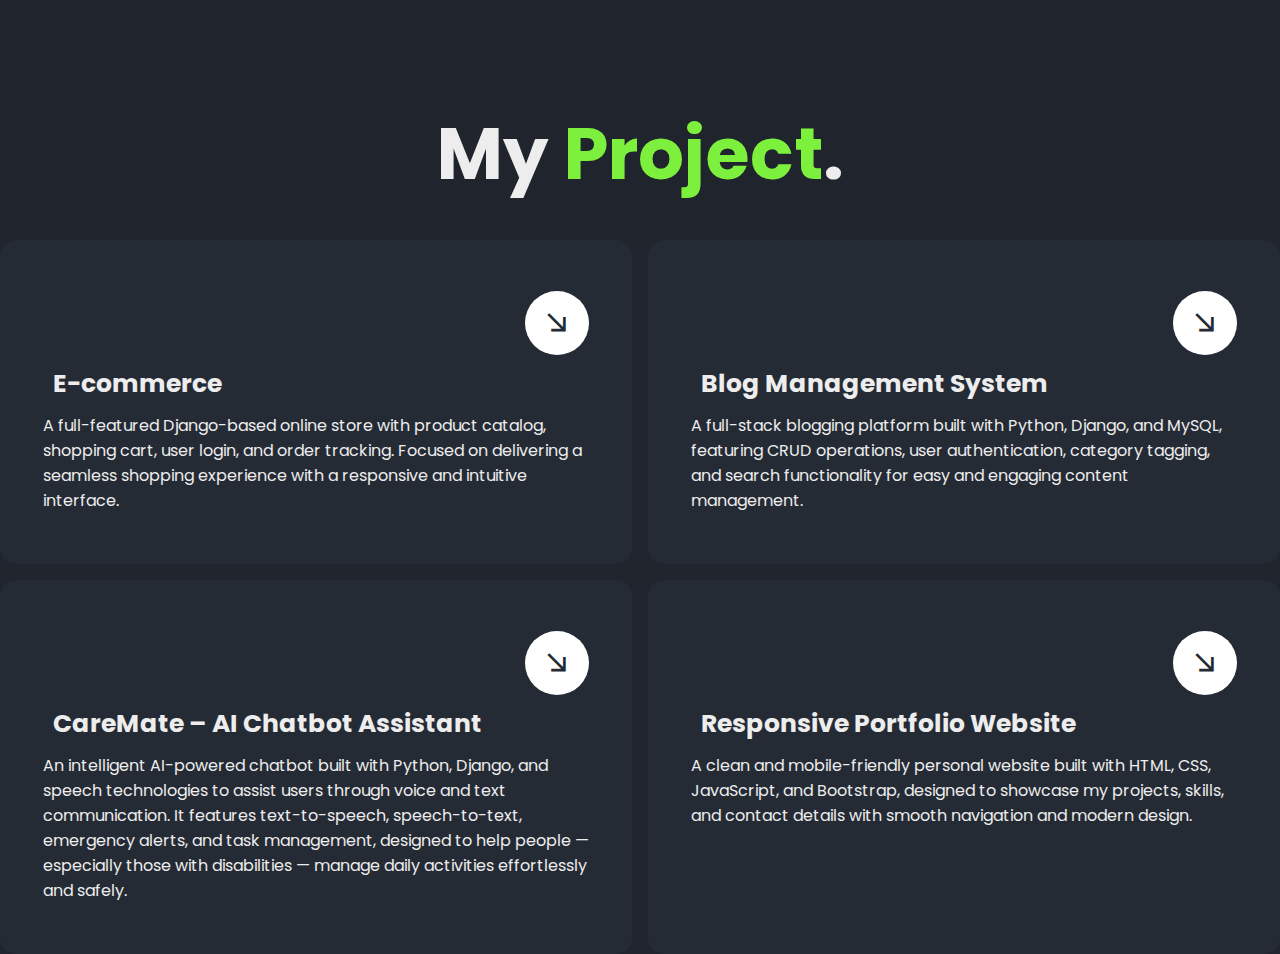
<file: project.html>
<!DOCTYPE html>
<html lang="en">

<head>
    <meta charset="UTF-8">
    <meta http-equiv="X-UA-Compatible" content="IE=edge">
    <meta name="viewport" content="width=device-width, initial-scale=1.0">
    <title>projects</title>
    <link rel="shortcut icon" href="tit.png" type="image/x-icon">
    <link rel="stylesheet" href="style.css">
    <link href='https://unpkg.com/boxicons@2.1.4/css/boxicons.min.css' rel='stylesheet'>
    
    <link href='https://cdn.boxicons.com/3.0.3/fonts/basic/boxicons.min.css' rel='stylesheet'>
    <link href='https://cdn.boxicons.com/3.0.3/fonts/brands/boxicons-brands.min.css' rel='stylesheet'>
</head>

<body class="body-services">
    <nav class="navbar">
  <a href="index.html" class="logo">Portfolio<span>.</span></a>
  <div class="menu-toggle">
    <i class='bx bx-menu'></i>
  </div>
  <ul>
      <li><a href="index.html">Home</a></li>
      <li><a href="about.html">About</a></li>
      <li><a href="project.html">Project</a></li>
      <li><a href="contact.html">Contact</a></li>
  </ul>
</nav>
    <section class="service">
        <h3 class="heading">My <span>Project</span>.</h3>
        <div class="services-container">
            <div class="services-box">
                <div class="icon">
                    <i class='bxrds  bx-groceries'    style="--bx-duotone-primary-color:#ffffff;"></i>   
                    <a href="#"><i class='bx bx-arrow-back' ></i></a>
                </div>
                <h3>E-commerce</h3>
                <p>A full-featured Django-based online store with product catalog, shopping cart, user login, and order tracking. Focused on delivering a seamless shopping experience with a responsive and intuitive interface.</p>
            </div>

            <div class="services-box">
                <div class="icon">
                    <i class='bxrds  bx-article'    style="--bx-duotone-primary-color:#ffffff;"></i> 
                    <a href="#"><i class='bx bx-arrow-back' ></i></a>
                </div>
                <h3>Blog Management System</h3>
                <p>A full-stack blogging platform built with Python, Django, and MySQL, featuring CRUD operations, user authentication, category tagging, and search functionality for easy and engaging content management.</p>
            </div>
            <div class="services-box">
                <div class="icon">
                    <i class='bxrds  bx-robot'    style="--bx-duotone-primary-color:#ffffff;"></i> 
                    <a href="#"><i class='bx bx-arrow-back' ></i></a>
                </div>
                <h3>CareMate – AI Chatbot Assistant</h3>
                <p>An intelligent AI-powered chatbot built with Python, Django, and speech technologies to assist users through voice and text communication. It features text-to-speech, speech-to-text, emergency alerts, and task management, designed to help people — especially those with disabilities — manage daily activities effortlessly and safely.</p>
            </div>

            <div class="services-box">
                <div class="icon">
                    <i class='bxds  bx-user-id-card'    style="--bx-duotone-primary-color:#ffffff;"></i> 
                    <a href="#"><i class='bx bx-arrow-back' ></i></a>
                </div>
                <h3>Responsive Portfolio Website</h3>
                <p>A clean and mobile-friendly personal website built with HTML, CSS, JavaScript, and Bootstrap, designed to showcase my projects, skills, and contact details with smooth navigation and modern design.</p>
            </div>

            <!-- 
            <div class="services-box">
                <div class="icon">
                    <i class='bx bx-slideshow' ></i>
                    <a href="#"><i class='bx bx-arrow-back' ></i></a>
                </div>
                <h3>SEO</h3>
                <p>Lorem, ipsum dolor sit amet consectetur adipisicing elit. Omnis, numquam?</p>            </div>

            <div class="services-box">
                <div class="icon">
                    <i class='bx bx-camera' ></i>
                    <a href="#"><i class='bx bx-arrow-back' ></i></a>
                    <h3>Photography</h3>
                    <p>Lorem, ipsum dolor sit amet consectetur adipisicing elit. Omnis, numquam?</p>            </div>
                </div> -->
        </div>
        
    </section>
    <script>
  const menuToggle = document.querySelector('.menu-toggle');
  const navLinks = document.querySelector('.navbar ul');

  menuToggle.addEventListener('click', () => {
    navLinks.classList.toggle('show');
  });

  // Optional: Close the menu after clicking a link
  document.querySelectorAll('.navbar ul li a').forEach(link => {
    link.addEventListener('click', () => {
      navLinks.classList.remove('show');
    });
  });
</script>
</body>
</file>
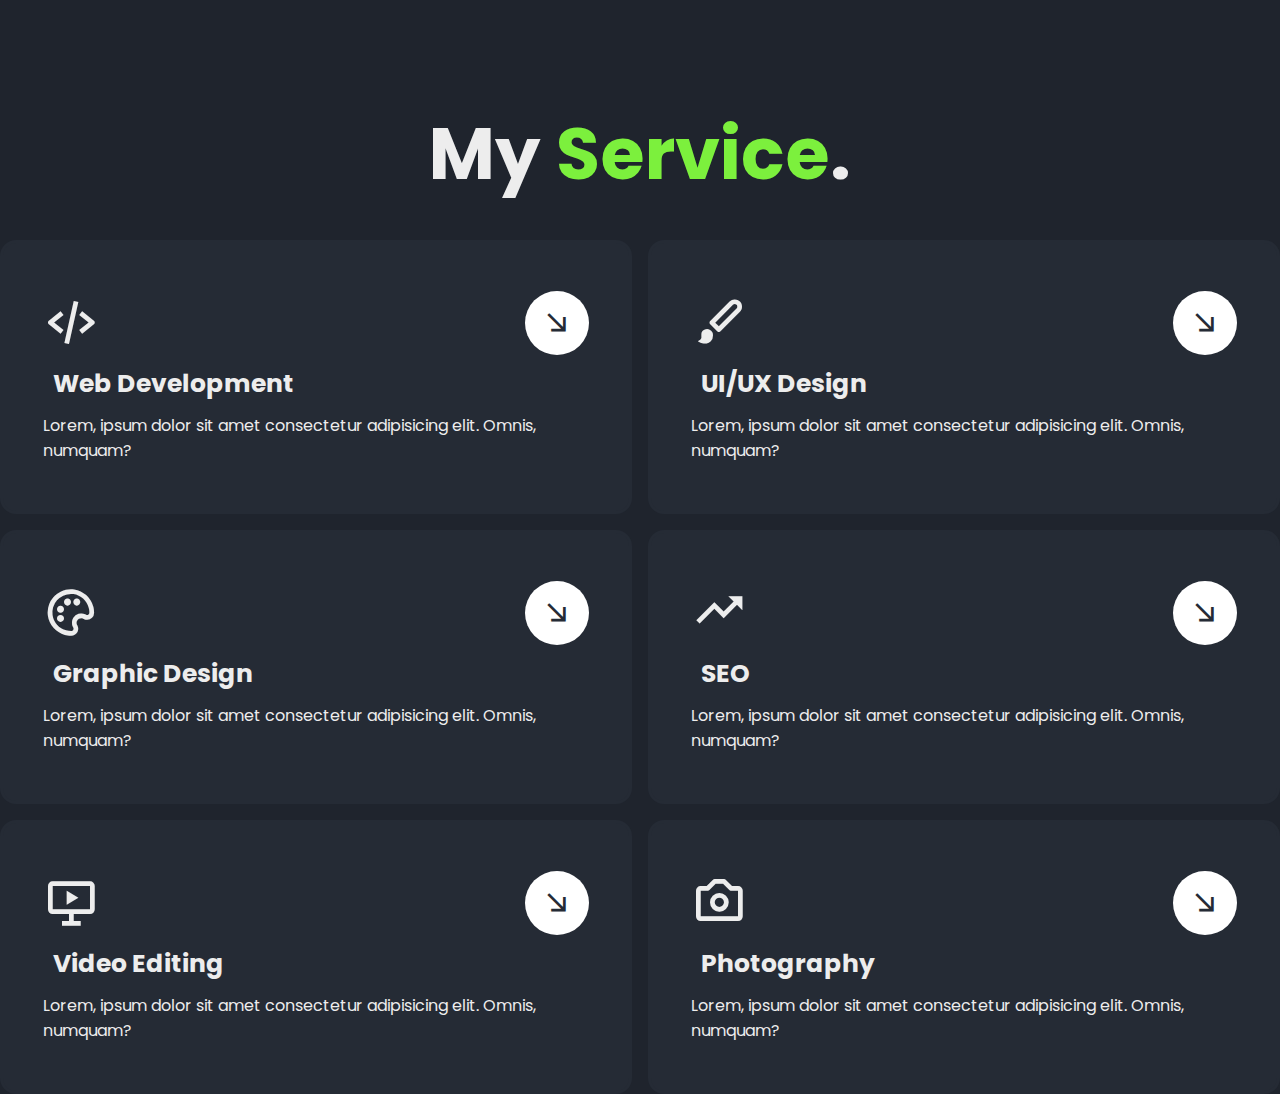
<file: services.html>
<!DOCTYPE html>
<html lang="en">

<head>
    <meta charset="UTF-8">
    <meta http-equiv="X-UA-Compatible" content="IE=edge">
    <meta name="viewport" content="width=device-width, initial-scale=1.0">
    <title>Personal Portfolio</title>
    <link rel="stylesheet" href="style.css">
    <link href='https://unpkg.com/boxicons@2.1.4/css/boxicons.min.css' rel='stylesheet'>
</head>

<body class="body-services">
    <nav class="navbar">
        <a href="#" class="logo">Portfolio.</a>
        <ul>
            <li><a href="index.html">Home</a></li>
            <li><a href="about.html">About</a></li>
            <li><a href="portfolio.html">Portfolio</a></li>
            <li><a href="services.html">Service</a></li>
            <li><a href="contact.html">Contact</a></li>
        </ul>
    </nav>
    <section class="service">
        <h2 class="heading">My <span>Service</span>.</h2>
        <div class="services-container">
            <div class="services-box">
                <div class="icon">
                    <i class='bx bx-code-alt'></i>
                    <a href="#"><i class='bx bx-arrow-back' ></i></a>
                </div>
                <h3>Web Development</h3>
                <p>Lorem, ipsum dolor sit amet consectetur adipisicing elit. Omnis, numquam?</p>
            </div>

            <div class="services-box">
                <div class="icon">
                    <i class='bx bxs-paint' ></i>
                    <a href="#"><i class='bx bx-arrow-back' ></i></a>
                </div>
                <h3>UI/UX Design</h3>
                <p>Lorem, ipsum dolor sit amet consectetur adipisicing elit. Omnis, numquam?</p>
            </div>
            <div class="services-box">
                <div class="icon">
                    <i class='bx bx-palette' ></i>
                    <a href="#"><i class='bx bx-arrow-back' ></i></a>
                </div>
                <h3>Graphic Design</h3>
                <p>Lorem, ipsum dolor sit amet consectetur adipisicing elit. Omnis, numquam?</p>
            </div>

            <div class="services-box">
                <div class="icon">
                    <i class='bx bx-trending-up' ></i>
                    <a href="#"><i class='bx bx-arrow-back' ></i></a>
                </div>
                <h3>SEO</h3>
                <p>Lorem, ipsum dolor sit amet consectetur adipisicing elit. Omnis, numquam?</p>
            </div>

            <div class="services-box">
                <div class="icon">
                    <i class='bx bx-slideshow' ></i>
                    <a href="#"><i class='bx bx-arrow-back' ></i></a>
                </div>
                <h3>Video Editing</h3>
                <p>Lorem, ipsum dolor sit amet consectetur adipisicing elit. Omnis, numquam?</p>            </div>

            <div class="services-box">
                <div class="icon">
                    <i class='bx bx-camera' ></i>
                    <a href="#"><i class='bx bx-arrow-back' ></i></a>
                </div>
                <h3>Photography</h3>
                <p>Lorem, ipsum dolor sit amet consectetur adipisicing elit. Omnis, numquam?</p>            </div>
        </div>
        
    </section>
</body>
</file>
<file: style.css>
@import url('https://fonts.googleapis.com/css2?family=Poppins:wght@300;400;500;600;700;800;900&display=swap');


* {
    margin: 0;
    padding: 0;
    box-sizing: border-box;
    font-family: 'Poppins', sans-serif;
  html {
  scroll-behavior: smooth;
}

}



a{
    color: #fff;
    text-decoration: none;
}

.nav-links {
  display: none;
  flex-direction: column;
  gap: 20px;
  position: absolute;
  top: 70px;
  right: 20px;
  background: #1e1e1e;
  padding: 20px;
  border-radius: 10px;
}
.nav-links.active {
  display: flex;
}

.navbar {
    position: fixed;
    background-color: #1f242d;
    left: 0;
    top: 0;
    width: 100%;
    padding: 25px 9%;
    display: flex;
    justify-content:space-between ;
    align-items: center;
    z-index: 100;
    visibility: hidden;
    opacity: 0;
    animation: show-content 1.5s linear forwards;
    animation-delay: 1,2s;
}

@keyframes show-content{
    100%{
        visibility: visible;
        opacity: 1;
    }
}
.navbar .logo{
    font-size: 30px;
    font-weight: 700;
}

.navbar .logo span{
    color: #7cf03d;
    
}

.navbar ul{
    display: flex;
}

.navbar ul li {
    list-style: none;
    margin-left: 35px;

}

.navbar ul li a {
    font-size: 20px;
    font-weight: 500;
    transform: .5s;

}

.navbar ul li:hover a,
.navbar ul li.active a {
    color: #7cf03d;

}

.home{
    display: flex;
    align-items: center;
    gap: 50px;
    height: 100vh;
    padding: 60px 9% 0;
    color: #fff;
    background-color: #1f242d;
    visibility: hidden;
    opacity: 0;
    animation: show-content 1.5s linear forwards;
    animation-delay: 1,6s;
}

.home-info h1{
    font-size: 55px;

}

.home-info h2{
    display: inline-block;
    font-size: 32px;
    margin: top -10px; ;
}

.home-info h2 span{
    position: relative;
    display: inline-block;
    color: transparent;
    -webkit-text-stroke: .7px #7cf03d;
    animation: display-text 16s linear infinite ;
    animation-delay: calc(-4s * var(--i));


}

@keyframes display-text{
    25%,100%{
        display: none;
    }
}

.home-info h2 span::before{
    content: attr(data-text);
    position: absolute;
    width: 0%;
    border-right: 2px solid #7cf03d;
    color: #7cf03d;
    white-space: nowrap;
    overflow: hidden;
    animation: fill-text 4s linear infinite;
}

@keyframes fill-text{
    10%,
    100% {
        width: 0;
    }

    70%,
    90%{
        width: 100%;
    }
}

home-info p{
    font-size: 16px;
    margin:10px 0 25px ;
}

.home-info .btn-sci{
    display: flex;
    align-items: center;
 }

.btn{
    display: inline-block;
    padding: 10px 30px;
    background: #7cf03d;
    border: 2px solid #7cf03d;
    border-radius: 40px ;
    box-shadow:0 0 10px #7cf03d;
    font-size: 16px;
    color: #1f242d;
    font-weight: 600;
    transition: .5s;
}

.btn:hover{
    background: transparent;
    color: #7cf03d;
    box-shadow: none;

 }

 .home-info .btn-sci .sci{
    margin: 20px;
    
 }

.home-info .btn-sci .sci a{
    display: inline-flex;
    padding: 8px;
    border: 2px solid #7cf03d;
    border-radius: 50%;
    font-size: 16px;
    color: #7cf03d;
    margin: 0 8px;
    transition: .5s;
}

.home-info .btn-sci .sci a:hover{
    background: #7cf03d;
    color: #1f242d;
    box-shadow:0 0 10px #7cf03d;
}

.home-img .img-box{
    position: relative;
    width: 32vw;
    height: 32vw;
    border-radius: 50%;
    padding: 5px;
    display: flex;
    justify-content: center;
    align-items: center;
    overflow: hidden;
  
    
}

.home-img .img-box::before,
.home-img .img-box::after{
    content: '';
    position: absolute;
    width: 500px;
    height: 500px;
    background: conic-gradient(transparent,transparent,transparent,#7cf03d);
    transform: rotate(0deg);
    animation: rotate-border  10s linear infinite;
}

.home-img .img-box::after{
    animation-delay: -5s;
}

@keyframes rotate-border{
    100%{
        transform: rotate(360deg);
    }
}

.home-img .img-box .img-item{
    position: relative;
    width: 100%;
    height: 100%;
    background: #1f242d;
    border-radius: 50%;  
    border: .1px solid #1f242d;
    display: flex;
    justify-content:center ;
    z-index: 1; 
    overflow: hidden;

}

.home-img .img-box .img-item img{
    top: 20px;
    left: -15px;
    position: absolute;
    display: block;
    width: 140%;
    object-fit: cover;
    mix-blend-mode: lighten;
}

.bars-animation{
    position: absolute;
    width:100%;
    height: 100%;
    display: flex;
    z-index: -1;
}

.bars-animation .bar{
    width: 100%;
    height: 100%;
    background:#1f242d;
    transform: translateY(-100%);
    animation: show-bar.5s  ease-in-out forwards;
    animation-delay: calc(.1s * var(--i));
}

@keyframes show-bar {
    100%{
        transform: translateY(0%);
    }
}

* {
    margin: 0;
    padding: 0;
    box-sizing: border-box;
    font-family: 'Poppins', sans-serif;
}
a{
    color: #fff;
    text-decoration: none;
}

.navbar {
    position: fixed;
    left: 0;
    top: 0;
    width: 100%;
    padding: 25px 9%;
    display: flex;
    justify-content:space-between ;
    align-items: center;
}
.navbar .logo{
    font-size: 30px;
    font-weight: 700;
}

.navbar ul{
    display: flex;
}

.navbar ul li {
    list-style: none;
    margin-left: 35px;

}

.navbar ul li a {
    font-size: 20px;
    font-weight: 500;
    transform: .5s;

}

.navbar ul li:hover a,
.navbar ul li.active a {
    color: #7cf03d;

}

.body-about{
    background: #1f242d;
    color: #ededed;
}

.timeline {
    display: flex;
    justify-content: center;
    align-items: center;
    min-height: 100vh;
    padding: 0 9%;
    margin-top: 100px;
}

.timeline .timeline-row {
    display: flex;
    column-gap: 64px;
    flex-wrap: wrap;
}

.timeline-row .timeline-column {
    flex: 1 1 320px;
}

.timeline-column .title {
    position: relative;
    display: inline-block;
    font-size: 28px;
    margin: 32px 0 20px 30px;
    
}

.timeline-column .timeline-box {
    position: relative;
    border-left: 2px solid #7cf03d;
}

.timeline-box .timeline-content {
    position: relative;
    padding-left: 27px;
}

.timeline-box .timeline-content::before {
    content: '';
    position: absolute;
    top: 0;
    left: -10.5px;
    width: 20px;
    height: 20px;
    background: #7cf03d;
    border-radius: 50%;
}

.timeline-content .content {
    padding: 24px;
    border: 2px solid #7cf03d;
    border-radius: 8px;
    margin-bottom: 32px;
}

.timeline-content .content .year {
    font-size: 16px;
    color: #7cf03d;
}

.timeline-content .content .year i {
    margin-right: 8px;
}

.timeline-content .content h3 {
    font-size: 19px;
    margin: 8px 0;
}

.timeline-content .content p {
    font-size: 16px;
}

.animate {
    position: absolute;
    top: 0;
    right: 0;
    width: 105%;
    height: 100%;
    background: #1f242d;
    animation: show-right 1s ease forwards;
    animation-delay: calc(.5s * var(--i));
}

@keyframes show-right {
    100% {
        width: 0;
    }
 }

 .body-services{

    background: #1f242d;
    color: #ededed;
 }
 .service{
    padding-top: 100px; 
    
    } 
.heading{
    font-size: 4.5rem;
    text-align: center;
    margin-bottom: 2rem;
    
}
.heading span{
    color: #7cf03d;
}

.services-container{
    display: grid;
    grid-template-columns:repeat(auto-fit,minmax(30rem, 1fr));
    gap: 1rem;
    
}

.services-container .services-box{
    padding: 3rem 2.5rem;
    background: #252b35;
    border: .2rem solid #252b35;
    border-radius: 1rem;
    transition: 1s;
    
    
}
.services-container .services-box:hover{
    border-color: #7cf03d;
    transform: scale(1.02);
}

.services-box .icon{
    display: flex;
    justify-content: space-between;
    align-items: center;
}


.services-box .icon i{
    font-size: 3.5rem;
    transition: 1s;
    
}

.services-box:hover .icon :not(a i){
    color:#7cf03d;
    
}

.services-box .icon a{
    display: inline-flex;
    background: #fff;
    border-radius: 50%;
    padding: 1rem;
    transition: 1s;
}

.services-box:hover .icon a{
    background: #7cf03d;
} 

.services-box .icon a i {
    font-size: 2rem;
    color: #252b35;
    transform: rotate(225deg);
}

.services-box .icon a:hover i{
    transform: rotate(180deg);
}

.services-box h3{
    font-size: 25px;
    margin: 10px;
    transition: 1s;
}

.services-box:hover h3{
    color: #7cf03d;
}
.services-box p{
    font-size: 1rem;
}

/* CONTACT */

   main.container {
      padding-top: 8rem;
      padding-bottom: 4rem;
    }
    .hero {
      text-align: center;
      margin-bottom: 3rem;
      animation: show-content 1.5s ease-in-out forwards;
    }
    .hero h1 {
      font-size: 3rem;
      color: #7cf03d;
      font-weight: 700;
    }
    .hero p {
      font-size: 1.2rem;
      color: #ededed;
      margin-top: 0.5rem;
    }
    .contact-info section {
      background: #252b35;
      border: 2px solid #252b35;
      border-radius: 12px;
      padding: 2rem;
      transition: 0.5s;
      
    }
    .contact-info section:hover {
      border-color: #7cf03d;
      transform: scale(1.02);
      
    }

    
    figure img {
      border-radius:10px;
      
      
      
    }
    form.grid input,
    form.grid textarea {
      background-color: #1f242d;
      color: #ededed;
      border: 1px solid #7cf03d;
    }
    form.grid button {
      background-color: #7cf03d;
      color: #1f242d;
      font-weight: 600;
      border-radius: 40px;
    }
    form.grid button:hover {
      background-color: transparent;
      color: #7cf03d;
      border: 2px solid #7cf03d;
    }


    /* ==============================
   RESPONSIVE DESIGN
   ============================== */

/* ----------- Small screens (phones) ----------- */
@media (max-width: 768px) {
  /* Navbar */
  .navbar {
    padding: 15px 5%;
  }

  .navbar ul {
    position: fixed;
    top: 80px;
    left: 0;
    width: 100%;
    background: #252b35;
    flex-direction: column;
    align-items: center;
    gap: 20px;
    padding: 20px 0;
    display: none;
    transition: all 0.3s ease;
  }

  .navbar ul.show {
    display: flex;
  }

  .navbar .menu-toggle {
    display: block;
    cursor: pointer;
    color: #7cf03d;
    font-size: 28px;
  }

  .navbar ul li {
    margin: 0;
  }

  /* Home Section */
  .home {
    flex-direction: column;
    text-align: center;
    padding: 100px 5% 40px;
    gap: 30px;
    height: auto;
  }

  .home-info h1 {
    font-size: 35px;
  }

  .home-info h2 {
    font-size: 22px;
  }

  .home-info p {
    font-size: 15px;
  }

  .home-img .img-box {
    width: 60vw;
    height: 60vw;
  }

  /* Services */
  .services-container {
    grid-template-columns: 1fr;
    padding: 0 5%;
  }

  .services-box h3 {
    font-size: 22px;
  }

  /* Timeline (About) */
  .timeline {
    padding: 0 5%;
    margin-top: 60px;
  }

  .timeline .timeline-row {
    flex-direction: column;
    gap: 40px;
  }

  /* Contact */
  main.container {
    padding: 4rem 5%;
  }

  .hero h1 {
    font-size: 2rem;
  }

  .hero p {
    font-size: 1rem;
  }
}
/* ----------- Medium screens (tablets) ----------- */
@media (min-width: 769px) and (max-width: 1024px) {
  .navbar {
    padding: 20px 6%;
  }

  .home {
    padding: 80px 6%;
    gap: 40px;
  }

  .home-info h1 {
    font-size: 45px;
  }

  .home-info h2 {
    font-size: 28px;
  }

  .services-container {
    grid-template-columns: repeat(2, 1fr);
    gap: 1.5rem;
  }

  .timeline {
    padding: 0 7%;
  }
}

/* ----------- Large screens ----------- */
@media (min-width: 1025px) {
  .navbar {
    padding: 25px 9%;
  }

  .home {
    flex-direction: row;
    gap: 50px;
  }
}


/* Hide the menu toggle by default */
.menu-toggle {
  display: none;
}

/* Show it only on small screens */
@media (max-width: 768px) {
  .menu-toggle {
    display: block;
    font-size: 28px;
    color: #7cf03d;
    cursor: pointer;
  }

  /* Hide the navbar links initially on mobile */
  .navbar ul {
    display: none;
  }

  /* Show links when the menu is active */
  .navbar ul.show {
    display: flex;
    flex-direction: column;
    align-items: center;
    background: #252b35;
    width: 100%;
    position: absolute;
    top: 80px;
    left: 0;
    padding: 20px 0;
    gap: 15px;
    border-top: 2px solid #7cf03d;
  }
}

/* ---------- CONTACT PAGE ONLY: place in style.css ---------- */

/* Remove/override any inherited low-contrast color only inside contact section */
.body-about .contact-info,
.body-about .contact-info * {
  color: #ffffff !important;
  -webkit-text-fill-color: #ffffff !important; /* ios/safari */
  text-decoration-color: #ffffff !important;
}

/* Stronger weights for headings so they pop on mobile */
.body-about .contact-info h1,
.body-about .contact-info h2,
.body-about .contact-info h3,
.body-about .contact-info hgroup h2,
.body-about .contact-info hgroup h3 {
  color: #ffffff !important;
  font-weight: 600;
}

/* Links / social icons */
.body-about .contact-info a,
.body-about .contact-info .sci a {
  color: #ffffff !important;
  opacity: 1 !important;
}

/* Boxicons sometimes use currentColor; this ensures the icons are white */
.body-about .contact-info i,
.body-about .contact-info svg {
  color: #fff !important;
  fill: #fff !important;
}



/* Optionally increase contrast for paragraph text on very small screens */
@media (max-width: 480px) {
  .body-about .contact-info p,
  .body-about .contact-info li,
  .body-about .contact-info span {
    color: #ffffff !important;
    opacity: 1 !important;
  }
}

/* Stay Updated Section Outer Border */
section[aria-label="Subscribe example"] article {
    background-color: rgba(255, 255, 255, 0.03); /* same light BG like contact box */
    border: 2px solid #7cf03d;   /* green border */
    box-shadow: 0 0 15px rgba(124,240,61,0.3);
    border-radius: 16px;
    padding: 2rem;
    color: #ffffff;
    backdrop-filter: blur(4px);
}
</file>
